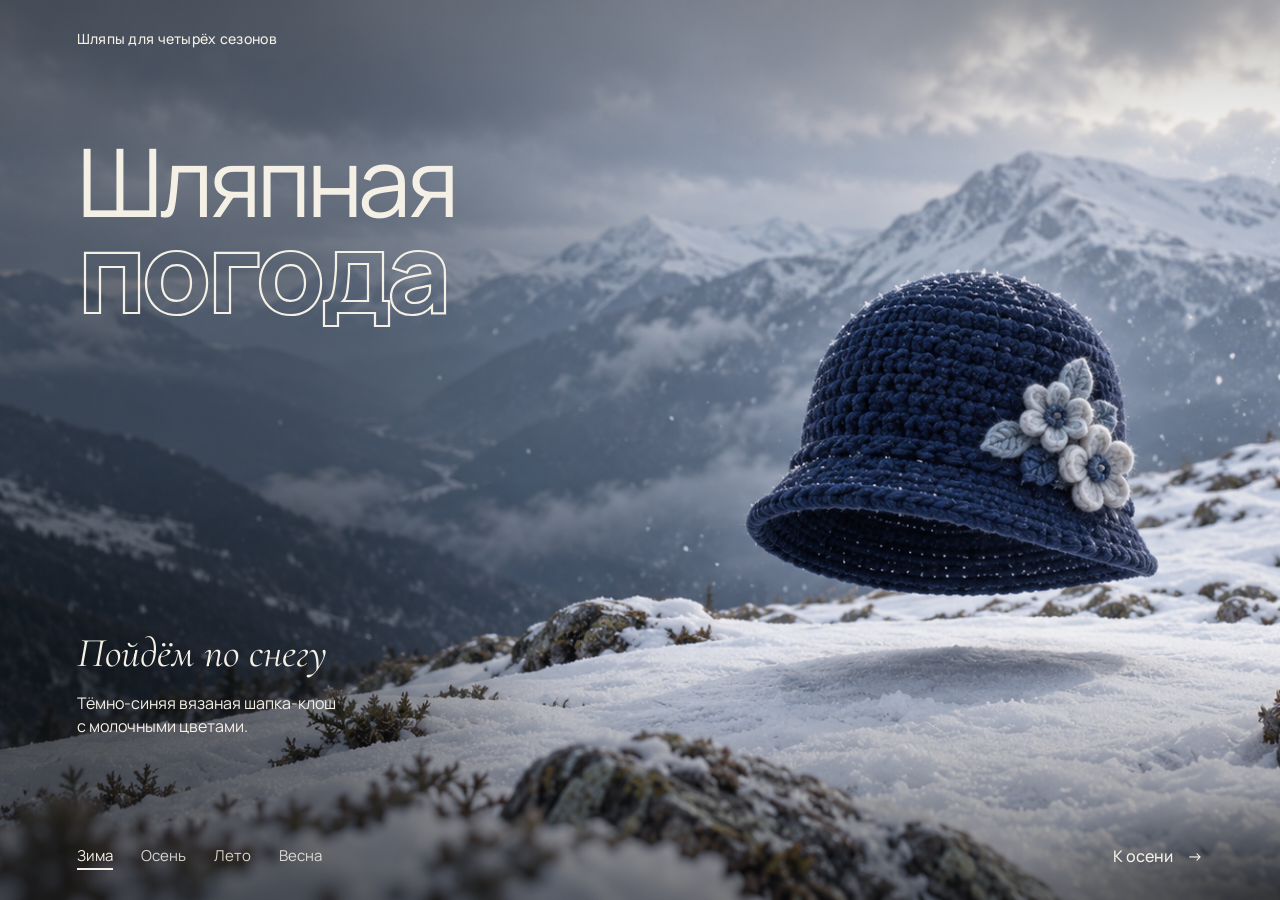
<file: index.html>
<!doctype html>
<html lang='ru'>
<head>
<meta charset='utf-8'>
<meta name='viewport' content='width=device-width, initial-scale=1, viewport-fit=cover'>
<title>Шляпная погода</title>
<meta name='description' content='Горный остров, четыре сезона и своя шляпа к каждой погоде.'>
<meta name='theme-color' content='#0b0c0d'>
<link rel='preload' href='assets/fonts/manrope-variable.ttf' as='font' type='font/ttf' crossorigin>
<link rel='preload' href='assets/fonts/hat-weather-display.woff2' as='font' type='font/woff2' crossorigin>
<link rel='preload' href='assets/fonts/cormorant-garamond-italic.ttf' as='font' type='font/ttf' crossorigin>
<link rel='stylesheet' href='styles.css?v=20261026-editorial3'>
<script>document.documentElement.classList.add('js')</script>
<script src='app.js' defer></script>
</head>
<body>
<div class='stage'>
  <header class='site-top'>
    <p class='site-top__mark'>Шляпы для четырёх сезонов</p>
  </header>

  <main class='scenes-wrap'>
    <h1 class='title'><span class='title__name'>Шляпная</span> <span class='title__weather'>погода</span></h1>

    <div class='scenes'>
      <section class='scene is-active' id='winter' data-season='winter' aria-labelledby='winter-title'>
        <img class='scene__img' src='assets/keyframes/winter-v6.png' width='1672' height='941' fetchpriority='high' decoding='async' alt='Тёмно-синяя вязаная шапка с молочными цветами над снежным гребнем в пасмурный день'>
        <div class='scene__shade' aria-hidden='true'></div>
        <div class='scene__copy'>
          <p class='scene__mood sr-only'>01 / Зима</p>
          <h2 class='scene__title' id='winter-title'>Пойдём по снегу</h2>
          <p class='scene__text'>Тёмно-синяя вязаная шапка-клош с&nbsp;молочными цветами.</p>
        </div>
      </section>

      <section class='scene' id='autumn' data-season='autumn' aria-labelledby='autumn-title'>
        <img class='scene__img' src='assets/keyframes/autumn-v6.png' width='1672' height='941' decoding='async' alt='Кирпично-красная фетровая шляпа-клош в тихой лесной долине в тёплом боковом свете'>
        <div class='scene__shade' aria-hidden='true'></div>
        <div class='scene__copy'>
          <p class='scene__mood sr-only'>02 / Осень</p>
          <h2 class='scene__title' id='autumn-title'>Пойдём длинной дорогой</h2>
          <p class='scene__text'>Фетровый клош кирпично-красного цвета.</p>
        </div>
      </section>

      <section class='scene' id='summer' data-season='summer' aria-labelledby='summer-title'>
        <img class='scene__img' src='assets/keyframes/summer-v7.png' width='1672' height='941' decoding='async' alt='Светлая шляпа из рафии с широкими полями и льняной лентой над песчаным берегом спокойного озера'>
        <div class='scene__shade' aria-hidden='true'></div>
        <div class='scene__copy'>
          <p class='scene__mood sr-only'>03 / Лето</p>
          <h2 class='scene__title' id='summer-title'>Пойдём к озеру</h2>
          <p class='scene__text'>Широкополая шляпа из&nbsp;рафии с&nbsp;льняной лентой.</p>
        </div>
      </section>

      <section class='scene' id='spring' data-season='spring' aria-labelledby='spring-title'>
        <img class='scene__img' src='assets/keyframes/spring-v6.png' width='1672' height='941' decoding='async' alt='Серо-голубая хлопковая панама в мелкий цветок под редкой сакурой над туманной долиной'>
        <div class='scene__shade' aria-hidden='true'></div>
        <div class='scene__copy'>
          <p class='scene__mood sr-only'>04 / Весна</p>
          <h2 class='scene__title' id='spring-title'>Пойдём раньше обычного</h2>
          <p class='scene__text'>Серо-голубая хлопковая панама с&nbsp;мелкими цветами.</p>
        </div>
      </section>
    </div>
  </main>

  <nav class='season-nav' aria-label='Сезоны'>
    <ul class='season-nav__list'>
      <li><a class='season-nav__link' href='#winter'>Зима</a></li>
      <li><a class='season-nav__link' href='#autumn'>Осень</a></li>
      <li><a class='season-nav__link' href='#summer'>Лето</a></li>
      <li><a class='season-nav__link' href='#spring'>Весна</a></li>
    </ul>
    <button class='next' type='button'><span class='sr-only'>Следующий сезон: </span><span class='next__label'>К осени</span><span class='next__arrow' aria-hidden='true'>→</span></button>
  </nav>

  <p class='sr-only status' role='status' aria-live='polite' aria-atomic='true'></p>
</div>
</body>
</html>
</file>
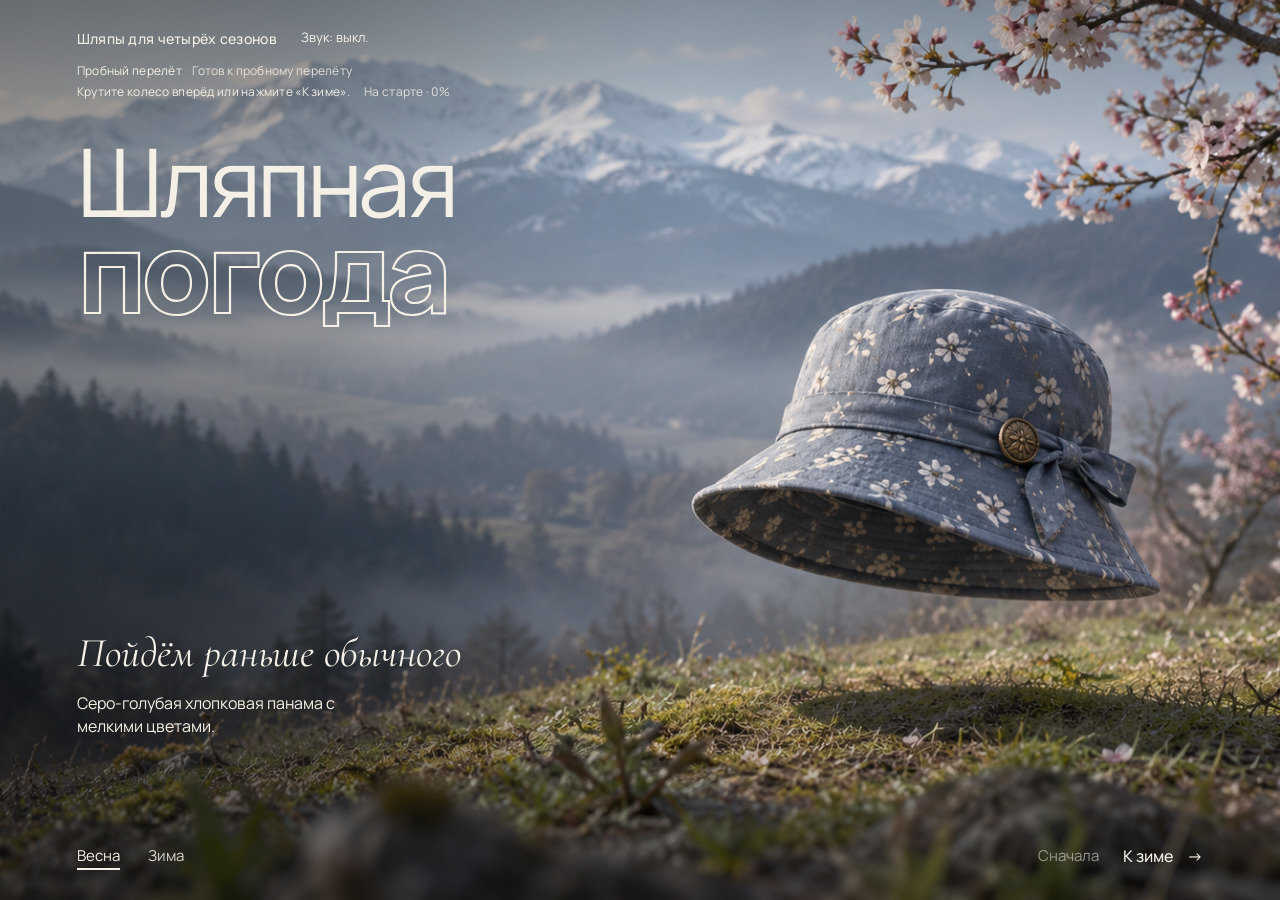
<file: pilot-spring-winter.html>
<!doctype html>
<html lang='ru'>
<head>
<meta charset='utf-8'>
<meta name='viewport' content='width=device-width, initial-scale=1, viewport-fit=cover'>
<title>Пробный перелёт — Шляпная погода</title>
<meta name='description' content='Отдельная проба видеоперехода от весны к зиме.'>
<meta name='theme-color' content='#0b0c0d'>
<link rel='preload' href='assets/fonts/manrope-variable.ttf' as='font' type='font/ttf' crossorigin>
<link rel='preload' href='assets/fonts/hat-weather-display.woff2' as='font' type='font/woff2' crossorigin>
<link rel='preload' href='assets/fonts/cormorant-garamond-italic.ttf' as='font' type='font/ttf' crossorigin>
<link rel='stylesheet' href='styles.css?v=20261026-editorial3'>
<link rel='stylesheet' href='pilot.css?v=20261026-editorial'>
<script>document.documentElement.classList.add('js')</script>
<script type='module' src='pilot-player.mjs'></script>
</head>
<body class='pilot is-photo-only' data-flight='spring-winter'>
<div class='stage'>
  <header class='site-top'>
    <div class='pilot-topline'>
      <p class='site-top__mark'>Шляпы для четырёх сезонов</p>
      <button class='pilot-sound' type='button' aria-pressed='false' aria-label='Звук воздуха'>Звук: выкл.</button>
    </div>
    <div class='pilot-note'>
      <p>Пробный перелёт</p>
      <p class='pilot-status'>Ролик ещё не подключён</p>
      <p class='pilot-hint'><span class='pilot-hint__text'>Крутите колесо вперёд или нажмите «К зиме».</span> <output class='pilot-progress' aria-label='Ход перелёта' aria-live='off'>На старте · 0%</output></p>
    </div>
    <p class='pilot-mobile-note'>На телефоне — фотографии.</p>
  </header>

  <main class='scenes-wrap'>
    <h1 class='title'><span class='title__name'>Шляпная</span> <span class='title__weather'>погода</span></h1>
    <div class='scenes'>
      <section class='scene is-active' id='spring' data-season='spring' aria-label='Весна'>
        <img class='scene__img' src='assets/keyframes/spring-v6.png' width='1672' height='941' fetchpriority='high' decoding='async' alt='Серо-голубая цветочная панама над прохладным весенним склоном под цветущей сакурой'>
        <div class='scene__shade' aria-hidden='true'></div>
      </section>
      <section class='scene' id='winter' data-season='winter' aria-label='Зима' inert>
        <img class='scene__img' src='assets/keyframes/winter-v6.png' width='1672' height='941' decoding='async' alt='Тёмно-синяя вязаная шапка с молочными цветами над снежным гребнем в пасмурный день'>
        <div class='scene__shade' aria-hidden='true'></div>
      </section>
    </div>

    <!-- No source until an enabled manifest and a decoded target still permit playback. -->
    <video class='pilot-video' muted playsinline preload='none' aria-hidden='true' disablepictureinpicture></video>
    <div class='scene__shade pilot-video-shade' aria-hidden='true'></div>
    <div class='scene__copy pilot-copy'>
      <p class='scene__mood sr-only'>04 / Весна</p>
      <h2 class='scene__title'>Пойдём раньше обычного</h2>
      <p class='scene__text'>Серо-голубая хлопковая панама с мелкими цветами.</p>
    </div>
  </main>

  <nav class='season-nav' aria-label='Сезоны пробного перелёта'>
    <ul class='season-nav__list'>
      <li><a class='season-nav__link' href='#spring' aria-current='true'>Весна</a></li>
      <li><a class='season-nav__link' href='#winter'>Зима</a></li>
    </ul>
    <div class='pilot-actions'>
      <button class='pilot-reset' type='button' aria-disabled='true'>Сначала</button>
      <button class='next' type='button'><span class='next__label'>К зиме</span><span class='next__arrow' aria-hidden='true'>→</span></button>
    </div>
  </nav>
  <p class='sr-only status' role='status' aria-live='polite' aria-atomic='true'></p>
</div>
<noscript><p class='pilot-noscript'>Для проверки плеера включите JavaScript. <a href='index.html'>Открыть все сезоны</a>.</p></noscript>
</body>
</html>
</file>
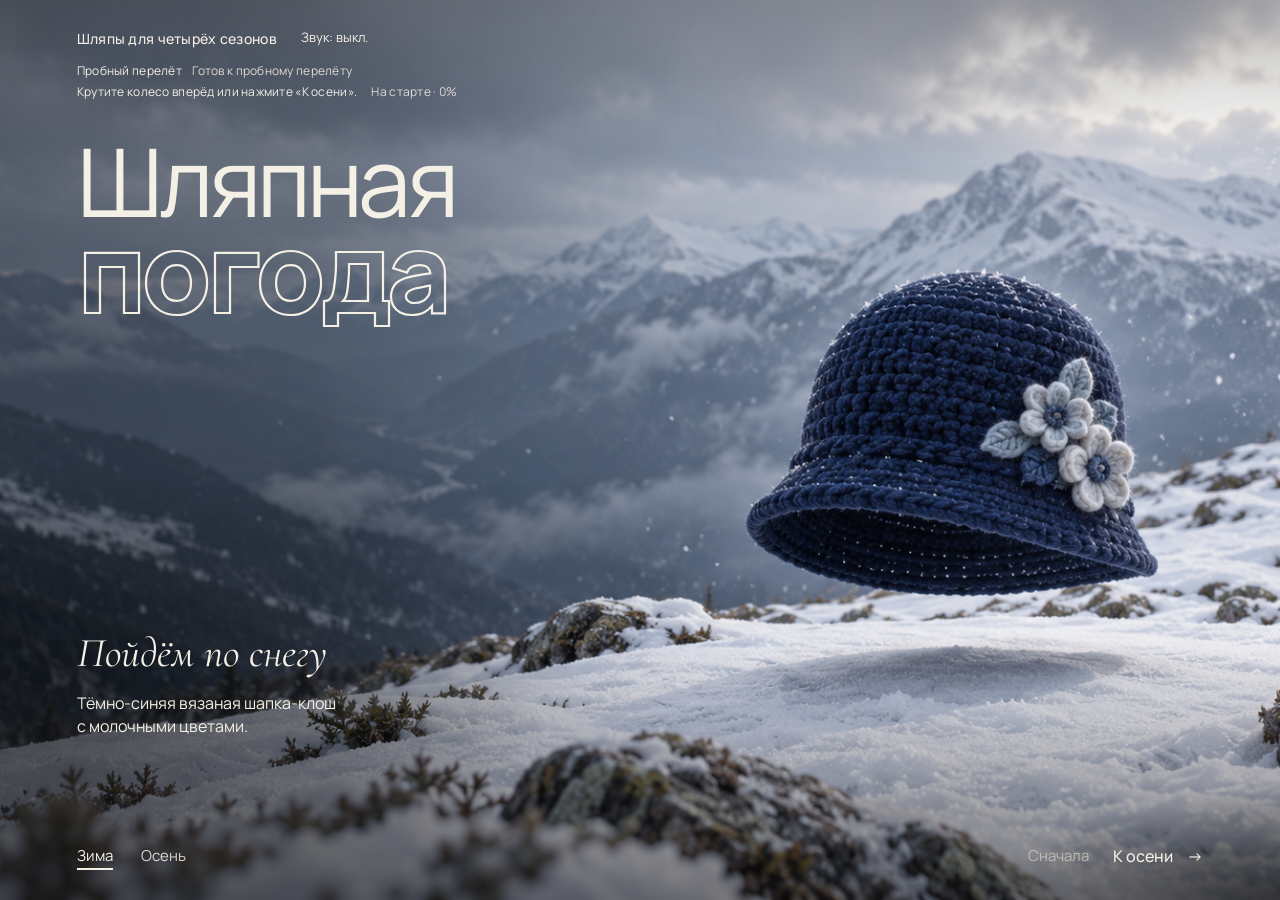
<file: pilot.html>
<!doctype html>
<html lang='ru'>
<head>
<meta charset='utf-8'>
<meta name='viewport' content='width=device-width, initial-scale=1, viewport-fit=cover'>
<title>Пробный перелёт — Шляпная погода</title>
<meta name='description' content='Отдельная проба видеоперехода от зимы к осени.'>
<meta name='theme-color' content='#0b0c0d'>
<link rel='preload' href='assets/fonts/manrope-variable.ttf' as='font' type='font/ttf' crossorigin>
<link rel='preload' href='assets/fonts/hat-weather-display.woff2' as='font' type='font/woff2' crossorigin>
<link rel='preload' href='assets/fonts/cormorant-garamond-italic.ttf' as='font' type='font/ttf' crossorigin>
<link rel='stylesheet' href='styles.css?v=20261026-editorial3'>
<link rel='stylesheet' href='pilot.css?v=20261026-editorial'>
<script>document.documentElement.classList.add('js')</script>
<script type='module' src='pilot-player.mjs'></script>
</head>
<body class='pilot is-photo-only'>
<div class='stage'>
  <header class='site-top'>
    <div class='pilot-topline'>
      <p class='site-top__mark'>Шляпы для четырёх сезонов</p>
      <button class='pilot-sound' type='button' aria-pressed='false' aria-label='Звук воздуха'>Звук: выкл.</button>
    </div>
    <div class='pilot-note'>
      <p>Пробный перелёт</p>
      <p class='pilot-status'>Ролик ещё не подключён</p>
      <p class='pilot-hint'><span class='pilot-hint__text'>Крутите колесо вперёд или нажмите «К осени».</span> <output class='pilot-progress' aria-label='Ход перелёта' aria-live='off'>На старте · 0%</output></p>
    </div>
    <p class='pilot-mobile-note'>На телефоне — фотографии.</p>
  </header>

  <main class='scenes-wrap'>
    <h1 class='title'><span class='title__name'>Шляпная</span> <span class='title__weather'>погода</span></h1>
    <div class='scenes'>
      <section class='scene is-active' id='winter' data-season='winter' aria-label='Зима'>
        <img class='scene__img' src='assets/keyframes/winter-v6.png' width='1672' height='941' fetchpriority='high' decoding='async' alt='Тёмно-синяя вязаная шапка с молочными цветами над снежным гребнем в пасмурный день'>
        <div class='scene__shade' aria-hidden='true'></div>
      </section>
      <section class='scene' id='autumn' data-season='autumn' aria-label='Осень' inert>
        <img class='scene__img' src='assets/keyframes/autumn-v6.png' width='1672' height='941' decoding='async' alt='Кирпично-красная фетровая шляпа-клош в тихой лесной долине в тёплом боковом свете'>
        <div class='scene__shade' aria-hidden='true'></div>
      </section>
    </div>

    <!-- No source until an enabled manifest and a decoded target still permit playback. -->
    <video class='pilot-video' muted playsinline preload='none' aria-hidden='true' disablepictureinpicture></video>
    <div class='scene__shade pilot-video-shade' aria-hidden='true'></div>
    <div class='scene__copy pilot-copy'>
      <p class='scene__mood sr-only'>01 / Зима</p>
      <h2 class='scene__title'>Пойдём по снегу</h2>
      <p class='scene__text'>Тёмно-синяя вязаная шапка-клош с&nbsp;молочными цветами.</p>
    </div>
  </main>

  <nav class='season-nav' aria-label='Сезоны пробного перелёта'>
    <ul class='season-nav__list'>
      <li><a class='season-nav__link' href='#winter' aria-current='true'>Зима</a></li>
      <li><a class='season-nav__link' href='#autumn'>Осень</a></li>
    </ul>
    <div class='pilot-actions'>
      <button class='pilot-reset' type='button' aria-disabled='true'>Сначала</button>
      <button class='next' type='button'><span class='next__label'>К осени</span><span class='next__arrow' aria-hidden='true'>→</span></button>
    </div>
  </nav>
  <p class='sr-only status' role='status' aria-live='polite' aria-atomic='true'></p>
</div>
<noscript><p class='pilot-noscript'>Для проверки плеера включите JavaScript. <a href='index.html'>Открыть все сезоны</a>.</p></noscript>
</body>
</html>
</file>
<file: styles.css>
@font-face {
  font-family: 'Manrope';
  src: url('assets/fonts/manrope-variable.ttf') format('truetype');
  font-weight: 200 800;
  font-style: normal;
  font-display: swap;
}

@font-face {
  font-family: 'Cormorant Garamond';
  src: url('assets/fonts/cormorant-garamond-italic.ttf') format('truetype');
  font-weight: 300 700;
  font-style: italic;
  font-display: swap;
}

@font-face {
  font-family: 'HatWeather Display';
  src: url('assets/fonts/hat-weather-display.woff2') format('woff2');
  font-weight: 800;
  font-style: normal;
  font-display: swap;
}

:root {
  --ink: 11 12 13;
  --ivory: #f4f0e6;
  --muted: rgb(244 240 230 / .86);
  --pad: clamp(20px, 6vw, 96px);
  --copy-bottom: clamp(136px, 18vh, 184px);
  --title-top: clamp(92px, 15vh, 152px);
  --minimum-scene-height: 560px;
  color-scheme: dark;
}

*,
*::before,
*::after {
  box-sizing: border-box;
}

html {
  background: rgb(var(--ink));
  font-synthesis: none;
  -webkit-text-size-adjust: 100%;
}

body {
  margin: 0;
  background: rgb(var(--ink));
  color: var(--ivory);
  font-family: 'Manrope', 'Segoe UI', Arial, sans-serif;
  font-weight: 400;
  font-size: 17px;
  line-height: 1.5;
  -webkit-font-smoothing: antialiased;
}

p,
h1,
h2,
ul {
  margin: 0;
}

ul {
  padding: 0;
  list-style: none;
}

a,
button {
  color: inherit;
  font: inherit;
}

:focus-visible {
  outline: 2px solid var(--ivory);
  outline-offset: 3px;
}

.sr-only {
  position: absolute;
  width: 1px;
  height: 1px;
  margin: -1px;
  padding: 0;
  overflow: hidden;
  clip: rect(0 0 0 0);
  white-space: nowrap;
  border: 0;
}

/* Stage */

.stage {
  position: relative;
  isolation: isolate;
}

.site-top {
  position: absolute;
  z-index: 3;
  top: 16px;
  left: var(--pad);
  right: var(--pad);
  display: flex;
  align-items: center;
  justify-content: space-between;
  gap: 16px;
  min-height: 44px;
  font-size: 14px;
  letter-spacing: .02em;
  color: var(--muted);
}

.site-top__mark {
  color: var(--ivory);
  font-weight: 500;
}

.title {
  position: absolute;
  z-index: 3;
  top: max(var(--title-top), var(--title-reserve-top, 0px));
  left: var(--pad);
  max-width: calc(100% - var(--pad) * 2);
  overflow-wrap: anywhere;
  font-weight: 400;
  font-size: clamp(52px, min(7.4vw, 13vh), 112px);
  line-height: .98;
  letter-spacing: -.045em;
}

.title span {
  display: block;
}

.title__weather {
  font-family: 'HatWeather Display', 'Manrope', 'Segoe UI', Arial, sans-serif;
  margin-top: -.1em;
  font-size: 1.18em;
  font-weight: 800;
  line-height: .96;
  letter-spacing: -.045em;
}

@supports (-webkit-text-stroke: 1px white) {
  .title__weather {
    color: transparent;
    -webkit-text-fill-color: transparent;
    -webkit-text-stroke: clamp(1.7px, .02em, 2.4px) var(--ivory);
  }
}

@media (forced-colors: active) {
  .title__weather {
    color: CanvasText;
    -webkit-text-fill-color: CanvasText;
    -webkit-text-stroke: 0;
  }
}

/* Scenes */

.scene {
  --s: .32;
  --top: .24;
  position: relative;
  min-height: 100svh;
  overflow: hidden;
  background: rgb(var(--ink));
}

.scene[data-season='autumn'] {
  --s: .28;
}

.scene[data-season='winter'] {
  --nav-scrim: .62;
}

.scene[data-season='summer'] {
  --s: .42;
  --top: .3;
}

.scene[data-season='spring'] {
  --s: .34;
  --top: .3;
}

.scene__img {
  position: absolute;
  top: 0;
  left: 0;
  display: block;
  width: 100%;
  height: 100%;
  object-fit: cover;
  object-position: 72% 50%;
}

.scene.is-unavailable .scene__img { visibility: hidden; }

.scene__shade {
  position: absolute;
  inset: 0;
  pointer-events: none;
  background:
    radial-gradient(ellipse 17rem 7rem at 100% 100%, rgb(var(--ink) / var(--nav-scrim, 0)), rgb(var(--ink) / 0)), /* taste-skill-ignore: local winter snow scrim keeps the navigation readable */
    radial-gradient(ellipse 36rem 14rem at 0 calc(100% - max(var(--copy-bottom), var(--copy-reserve, 0px)) - 56px), rgb(var(--ink) / .52), rgb(var(--ink) / 0)), /* taste-skill-ignore: feathered local scrim follows the actual caption reserve */
    linear-gradient(180deg, rgb(var(--ink) / var(--top)) 0, rgb(var(--ink) / 0) 18%), /* taste-skill-ignore: neutral photo scrim for header contrast */
    linear-gradient(0deg, rgb(var(--ink) / .5) 0, rgb(var(--ink) / 0) 28%), /* taste-skill-ignore: neutral photo scrim for navigation contrast */
    linear-gradient(90deg, /* taste-skill-ignore: neutral photo scrim for readable typography */
      rgb(var(--ink) / var(--s)) 0,
      rgb(var(--ink) / calc(var(--s) * .76)) 24%,
      rgb(var(--ink) / calc(var(--s) * .22)) 42%,
      rgb(var(--ink) / 0) 54%);
}

.scene__copy {
  position: absolute;
  z-index: 1;
  left: var(--pad);
  bottom: max(var(--copy-bottom), var(--copy-reserve, 0px));
  width: min(30rem, 42vw);
}

.scene__mood {
  font-size: 14px;
  letter-spacing: .06em;
  color: var(--muted);
}

.scene__title {
  font-family: 'Cormorant Garamond', Georgia, serif;
  font-style: italic;
  font-weight: 400;
  font-size: clamp(34px, 3.2vw, 46px);
  line-height: 1.06;
  letter-spacing: 0;
  text-wrap: balance;
}

.scene__text {
  max-width: 34ch;
  margin-top: 16px;
  font-size: 16px;
  line-height: 1.45;
  color: var(--ivory);
  text-wrap: pretty;
}

/* Navigation */

.season-nav {
  position: fixed;
  z-index: 4;
  left: var(--pad);
  right: var(--pad);
  bottom: calc(20px + env(safe-area-inset-bottom));
  display: flex;
  align-items: center;
  justify-content: space-between;
  gap: 16px;
}

.season-nav__list {
  display: flex;
  flex-wrap: wrap;
  gap: 4px;
  margin-left: -12px;
}

.season-nav__link {
  position: relative;
  display: inline-flex;
  align-items: center;
  justify-content: center;
  min-width: 44px;
  min-height: 44px;
  padding: 0 12px;
  font-size: 15px;
  color: var(--muted);
  text-decoration: none;
}

.season-nav__link::after {
  content: '';
  position: absolute;
  left: 12px;
  right: 12px;
  bottom: 8px;
  height: 2px;
  background: currentColor;
  opacity: 0;
}

.season-nav__link[aria-current] {
  color: var(--ivory);
}

.season-nav__link[aria-current]::after {
  opacity: 1;
}

.next {
  display: none;
  align-items: center;
  gap: 14px;
  min-height: 48px;
  padding: 0;
  border: 0;
  border-radius: 0;
  background: transparent;
  color: var(--ivory);
  font-size: 16px;
  font-weight: 500;
  cursor: pointer;
}

.next__arrow { transition: transform 180ms cubic-bezier(.23, 1, .32, 1); }

@media (hover: hover) and (pointer: fine) {
  .season-nav__link:hover { color: var(--ivory); }
  .next:hover .next__arrow { transform: translateX(4px); }
}

/* Enhanced: one pinned scene at a time */

.js .stage {
  height: 100svh;
  min-height: var(--minimum-scene-height);
  overflow: hidden;
}

.js .season-nav {
  position: absolute;
}

.js.is-ready .next {
  display: inline-flex;
}

.js .scene {
  position: absolute;
  inset: 0;
  z-index: 0;
  min-height: 0;
  opacity: 0;
  visibility: hidden;
  transition: opacity 0s linear 230ms, visibility 0s linear 230ms;
}

.js .scene.is-active {
  z-index: 1;
  opacity: 1;
  visibility: visible;
  transition: opacity 220ms ease-out;
}

.js:not(.is-ready) .scene, .js.is-instant .scene { transition: none; }
.status.is-error {
  position: absolute; z-index: 5; left: var(--pad);
  bottom: max(var(--copy-bottom), var(--copy-reserve, 0px));
  width: min(30rem, calc(100% - var(--pad) * 2)); height: auto;
  clip: auto; white-space: normal; margin: 0; padding: 12px 16px;
  background: rgb(var(--ink) / .92); color: var(--ivory); font-size: 15px;
}

.stage:has(.status.is-error) .scene.is-active .scene__copy { visibility: hidden; }

/* If app.js never runs, hash links still reveal their scene */
.js:not(.is-ready) .scenes:has(.scene:target) .scene {
  opacity: 0;
  visibility: hidden;
}

.js:not(.is-ready) .scenes:has(.scene:target) .scene:target {
  z-index: 1;
  opacity: 1;
  visibility: visible;
}

/* Portrait and phones: a composed crop around the hat */

@media (max-width: 700px), (max-aspect-ratio: 4/5) {
  :root {
    --pad: 20px;
    --copy-bottom: calc(136px + env(safe-area-inset-bottom));
    --title-top: 64px;
    --minimum-scene-height: 760px;
  }

  .site-top {
    top: 8px;
  }

  .title {
    font-size: clamp(44px, 14vw, 64px);
  }

  .scene {
    min-height: max(100svh, 760px);
  }

  .scene__img {
    height: var(--mobile-photo-height);
    object-position: 86% 50%;
  }

  .scene {
    --mobile-photo-limit: 170vw;
    --mobile-photo-height: min(100%, var(--mobile-photo-limit));
    --copy-bottom: calc(136px + env(safe-area-inset-bottom));
  }
  .scene[data-season='summer'] { --mobile-photo-limit: 160vw; }
  .scene[data-season='autumn'] .scene__img { object-position: 76% 50%; }
  .scene[data-season='spring'] .scene__img { object-position: 83% 50%; }

  .scene__shade {
    background:
      radial-gradient(ellipse 32rem 9rem at 0 calc(100% - max(var(--copy-bottom), var(--copy-reserve, 0px)) - 44px), rgb(var(--ink) / .4), rgb(var(--ink) / 0)), /* taste-skill-ignore: local photo contrast under the editorial caption */
      linear-gradient(180deg, /* taste-skill-ignore: feathered photo edge retains the approved complete hat crop */
      rgb(var(--ink) / max(calc(var(--s) * .95), .42)) 0,
      rgb(var(--ink) / calc(var(--s) * .6)) 16%,
      rgb(var(--ink) / 0) 26%,
      rgb(var(--ink) / 0) calc(var(--mobile-photo-height) * .62),
      rgb(var(--ink) / .48) calc(var(--mobile-photo-height) * .85),
      rgb(var(--ink) / .9) calc(var(--mobile-photo-height) * .97),
      rgb(var(--ink)) var(--mobile-photo-height));
  }

  .scene__copy {
    right: var(--pad);
    width: auto;
  }

  .scene__title {
    font-size: clamp(28px, 8.2vw, 34px);
  }

  .scene__text {
    font-size: 16px;
  }

  .season-nav {
    bottom: calc(12px + env(safe-area-inset-bottom));
    flex-direction: column;
    align-items: stretch;
    gap: 4px;
  }

  .season-nav__list {
    display: grid;
    grid-template-columns: repeat(auto-fit, minmax(4.25em, 1fr));
    gap: 0;
    margin: 0;
    font-size: 15px;
  }

  .season-nav__list > li { display: flex; justify-content: center; min-width: 0; }
  .season-nav__list > li:first-child { justify-content: flex-start; }
  .season-nav__list > li:last-child { justify-content: flex-end; }
  .season-nav__link { padding-inline: 0; font-size: inherit; }
  .season-nav__link::after { left: 0; right: 0; }

  .next {
    align-self: flex-end;
    min-width: 112px;
    justify-content: space-between;
  }

  .js .stage {
    height: max(100svh, var(--minimum-scene-height));
    min-height: 0;
  }
}

@media (max-width: 380px) {
  :root { --title-top: 60px; }
}

@media (prefers-reduced-motion: reduce) {
  .next__arrow { transition: none; }
  .js .scene,
  .js .scene.is-active {
    transition: none;
  }
}
</file>
<file: pilot.css>
/* The approved composition and brand typography come from styles.css. */
.pilot .site-top {
  align-items: flex-start;
  flex-direction: column;
  gap: 2px;
}

.pilot-note {
  max-width: 100%;
  text-align: left;
  font-size: 12px;
  line-height: 1.45;
}

.pilot-note > p:first-child { display: inline; margin-right: 8px; color: var(--ivory); }
.pilot-status { display: inline; }
.pilot-status { color: var(--muted); }
.pilot-status.is-error { color: var(--ivory); }

/* Still changes remain instant. Only a real video can supply camera motion. */
.js .pilot .scene,
.js .pilot .scene.is-active { transition: none; }

.pilot-video,
.pilot-video-shade {
  position: absolute;
  inset: 0;
  z-index: 2;
  width: 100%;
  height: 100%;
  opacity: 0;
  pointer-events: none;
}

.pilot-video {
  display: block;
  object-fit: cover;
  object-position: 72% 50%;
}

.pilot-video-shade { --s: .32; --top: .24; }
.pilot-video.is-visible,
.pilot-video-shade.is-visible { opacity: 1; }

.pilot-copy {
  z-index: 3;
  opacity: 1;
  transition: opacity 180ms cubic-bezier(.23, 1, .32, 1);
}

.pilot-copy.is-hidden {
  opacity: 0;
  transition-duration: 140ms;
}

.pilot-actions { display: flex; align-items: center; gap: 16px; }
.pilot-reset {
  min-width: 44px;
  min-height: 48px;
  padding: 0 8px;
  border: 0;
  background: transparent;
  font-size: 15px;
  cursor: pointer;
}

.pilot button[aria-disabled='true'] { opacity: .55; cursor: default; }
.pilot .next[aria-disabled='true'] .next__arrow { visibility: hidden; }
.pilot-noscript { position: relative; z-index: 5; padding: 20px; }

@media (hover: hover) and (pointer: fine) {
  .pilot-reset:hover:not([aria-disabled='true']) { color: #fff; }
  .pilot .next[aria-disabled='true']:hover { background: transparent; }
}

@media (max-width: 700px), (max-aspect-ratio: 4/5) {
  .pilot .season-nav__list { justify-content: flex-start; gap: 8px; }
  .pilot-actions { justify-content: space-between; }
  .pilot-actions .next { flex: 1; }
  .pilot-video { height: min(100%, 170vw); object-position: 86% 50%; }
  .pilot-video-shade { --mobile-photo-height: min(100%, 170vw); }
}

@media (prefers-reduced-motion: reduce) {
  .pilot-copy { transition: none; }
}

.js.is-instant .pilot-copy { transition: none; }

.pilot-topline { display: flex; align-items: center; gap: 16px; max-width: 100%; }
.pilot .site-top__mark { min-width: 0; }
.pilot-hint { margin-top: 4px; color: var(--ivory); }
.pilot-progress { display: inline-block; margin-left: 12px; color: var(--muted); font-variant-numeric: tabular-nums; }
.pilot-sound {
  flex: none;
  min-height: 44px;
  padding: 0 8px;
  border: 0;
  background: transparent;
  color: var(--ivory);
  font-size: 13px;
  cursor: pointer;
}

@media (hover: hover) and (pointer: fine) {
  .pilot-sound:hover { color: #fff; }
}

/* A still-only phone needs no dormant flight or sound controls in its header. */
.pilot-mobile-note { display: none; }
.pilot.is-photo-only .pilot-sound { display: none; }

@media (max-width: 700px), (max-aspect-ratio: 4/5) {
  .pilot.is-photo-only .site-top { gap: 0; }
  .pilot.is-photo-only .pilot-note { display: none; }
  .pilot.is-photo-only .pilot-mobile-note {
    display: block;
    font-size: 12px;
    line-height: 18px;
    color: var(--muted);
  }
}
</file>
